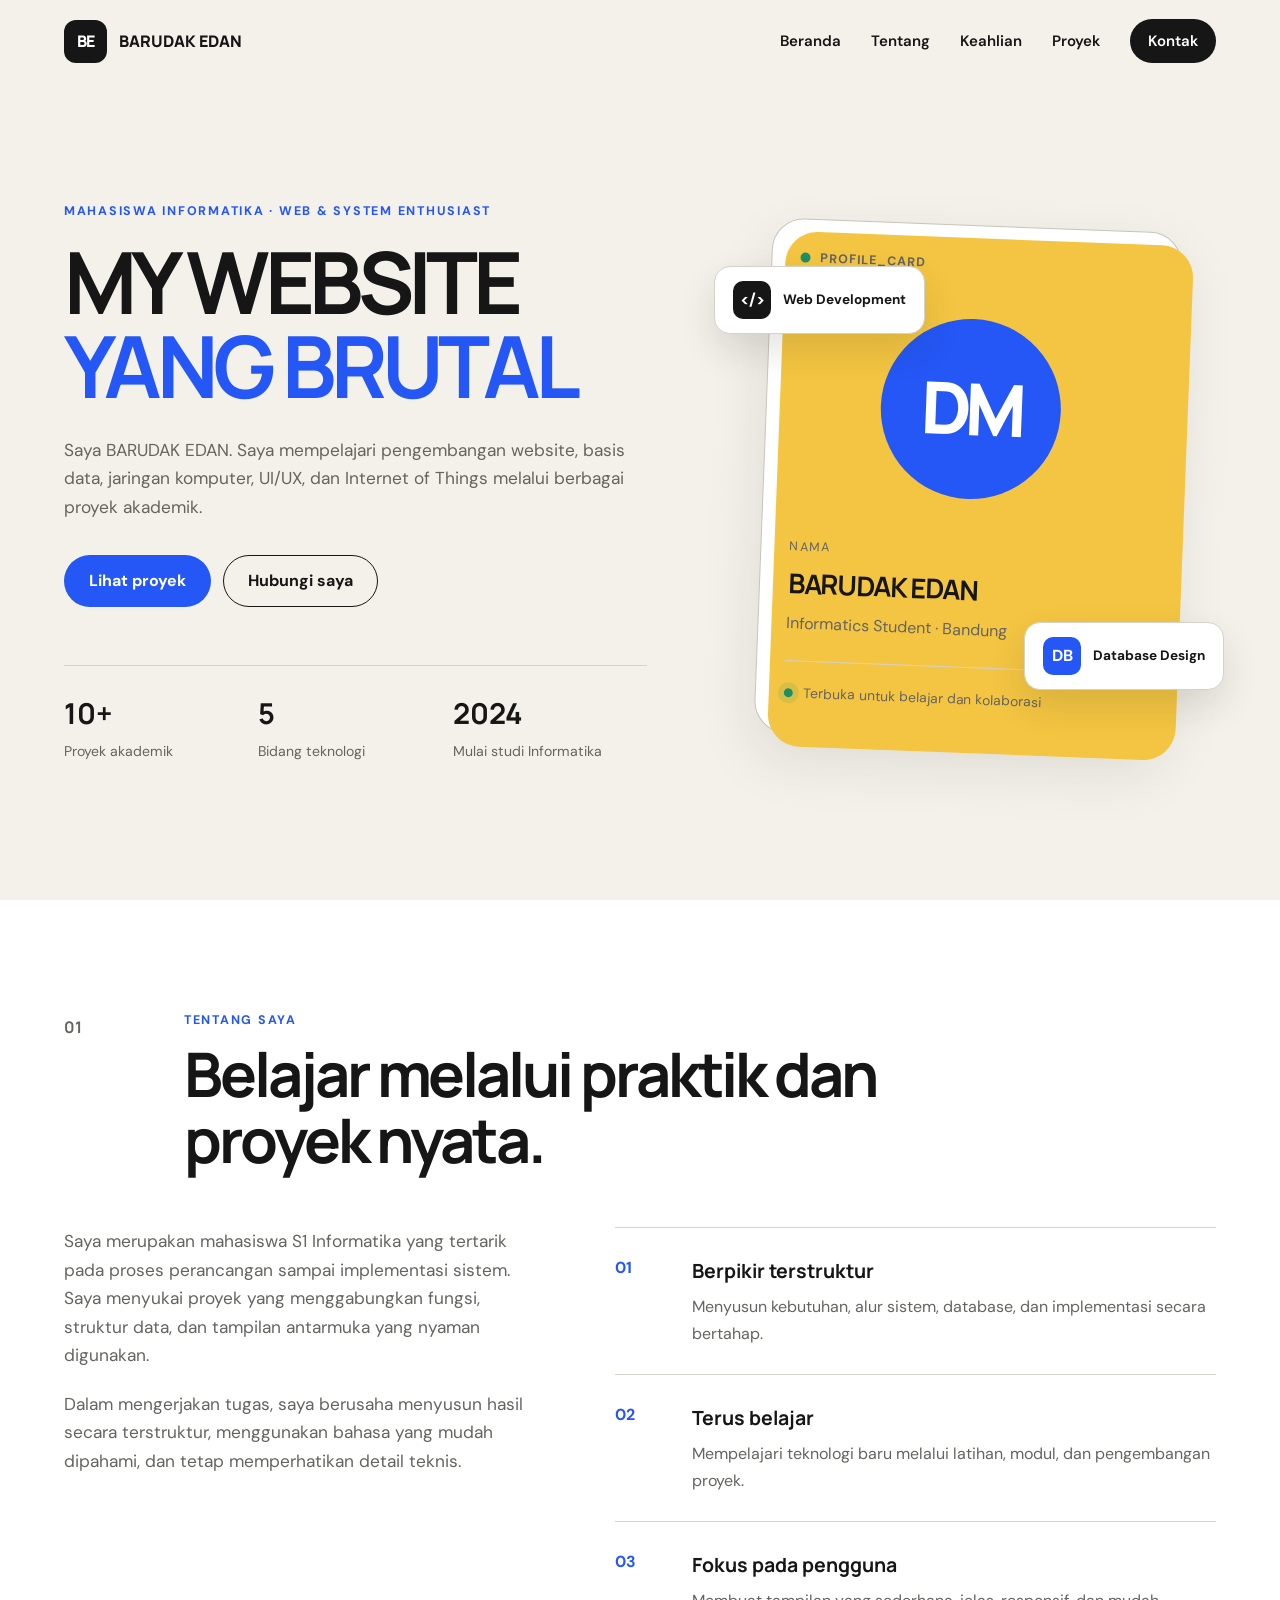
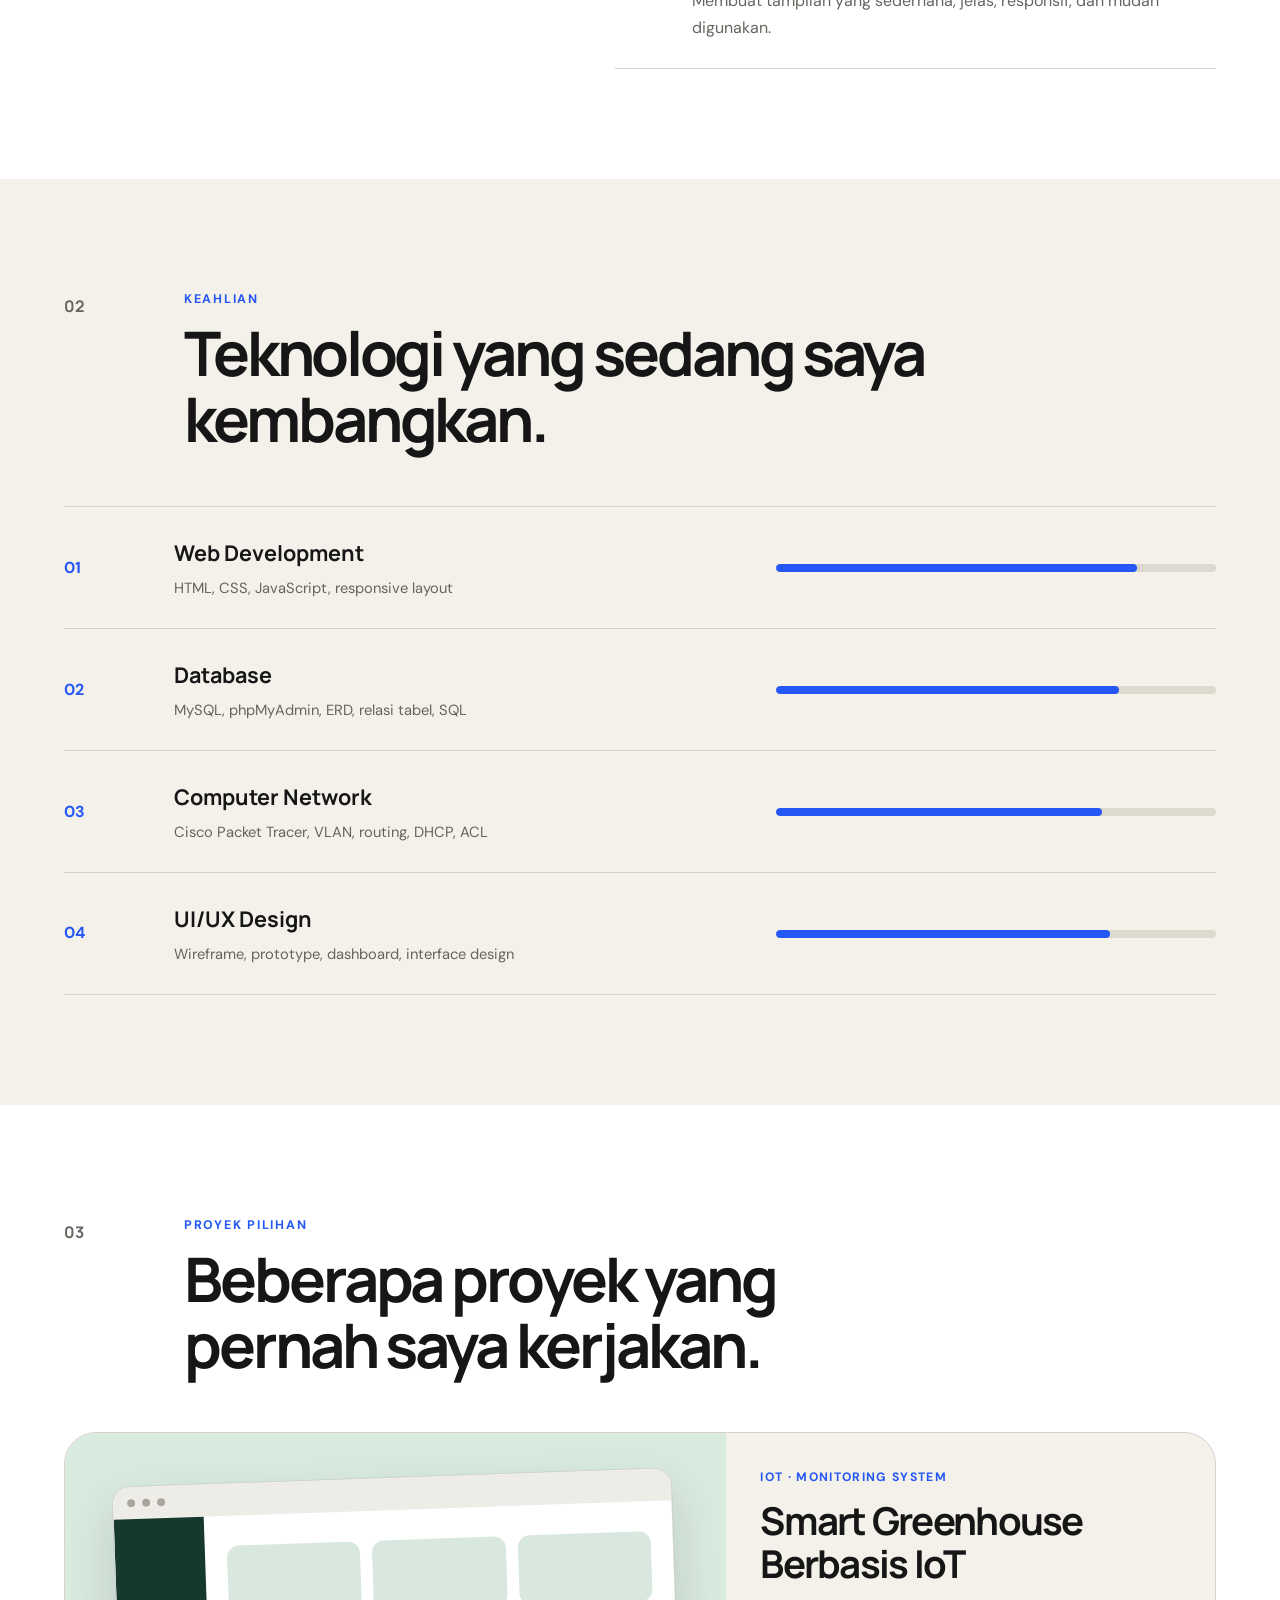
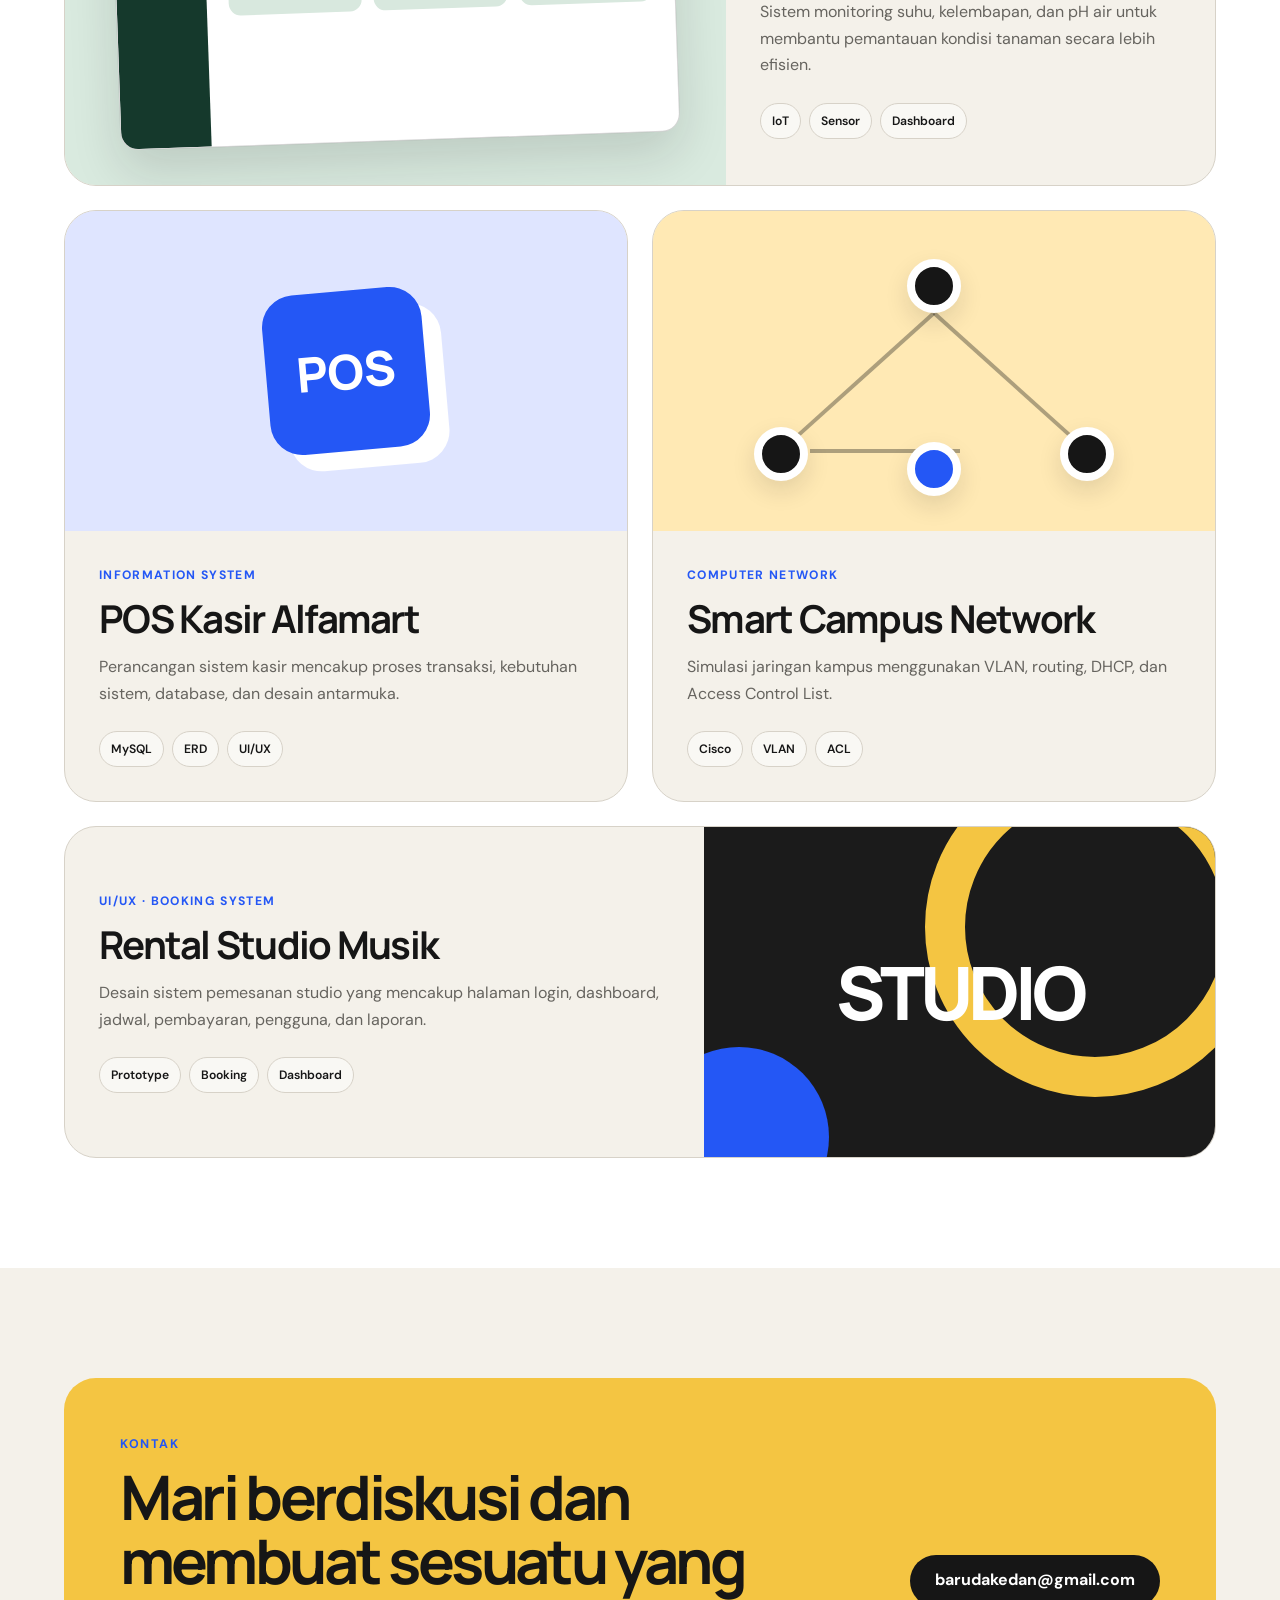
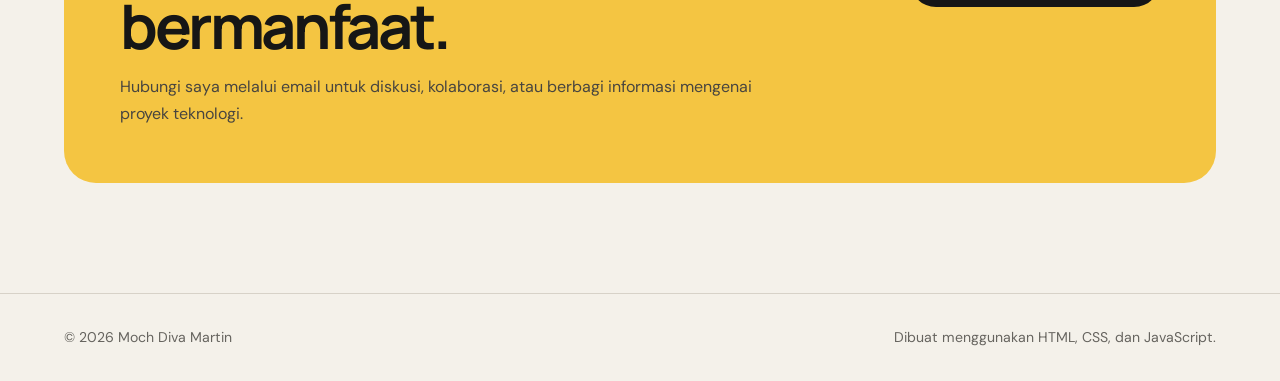
<file: index.html>
<!DOCTYPE html>
<html lang="id">
<head>
    <meta charset="UTF-8">
    <meta name="viewport" content="width=device-width, initial-scale=1.0">
    <meta name="description" content="Portofolio Moch Diva Martin, mahasiswa Informatika.">
    <title>Moch Diva Martin | Portofolio</title>

    <link rel="stylesheet" href="style.css">
</head>
<body>
    <header class="header" id="header">
        <div class="container nav-wrapper">
            <a class="brand" href="#beranda" aria-label="Kembali ke beranda">
                <span class="brand-box">BE</span>
                <span class="brand-text">BARUDAK EDAN</span>
            </a>

            <button class="menu-button" id="menuButton" aria-label="Buka menu navigasi" aria-expanded="false">
                <span></span>
                <span></span>
                <span></span>
            </button>

            <nav class="navigation" id="navigation">
                <a href="#beranda">Beranda</a>
                <a href="#tentang">Tentang</a>
                <a href="#keahlian">Keahlian</a>
                <a href="#proyek">Proyek</a>
                <a href="#kontak" class="nav-contact">Kontak</a>
            </nav>
        </div>
    </header>

    <main>
        <section class="hero" id="beranda">
            <div class="container hero-grid">
                <div class="hero-copy reveal">
                    <p class="eyebrow">Mahasiswa Informatika · Web & System Enthusiast</p>

                    <h1>
                        MY WEBSITE
                        <span>YANG BRUTAL</span>
                    </h1>

                    <p class="hero-description">
                        Saya BARUDAK EDAN. Saya mempelajari pengembangan website,
                        basis data, jaringan komputer, UI/UX, dan Internet of Things
                        melalui berbagai proyek akademik.
                    </p>

                    <div class="hero-buttons">
                        <a href="#proyek" class="button button-primary">Lihat proyek</a>
                        <a href="#kontak" class="button button-secondary">Hubungi saya</a>
                    </div>

                    <div class="hero-facts">
                        <div>
                            <strong>10+</strong>
                            <span>Proyek akademik</span>
                        </div>
                        <div>
                            <strong>5</strong>
                            <span>Bidang teknologi</span>
                        </div>
                        <div>
                            <strong>2024</strong>
                            <span>Mulai studi Informatika</span>
                        </div>
                    </div>
                </div>

                <div class="hero-visual reveal">
                    <div class="visual-card">
                        <div class="visual-top">
                            <span class="visual-dot"></span>
                            <span>PROFILE_CARD</span>
                        </div>

                        <div class="avatar">DM</div>

                        <div class="visual-info">
                            <p class="visual-label">Nama</p>
                            <h2>BARUDAK EDAN</h2>
                            <p>Informatics Student · Bandung</p>
                        </div>

                        <div class="visual-status">
                            <span></span>
                            Terbuka untuk belajar dan kolaborasi
                        </div>
                    </div>

                    <div class="floating-card floating-code">
                        <span>&lt;/&gt;</span>
                        <p>Web Development</p>
                    </div>

                    <div class="floating-card floating-data">
                        <span>DB</span>
                        <p>Database Design</p>
                    </div>
                </div>
            </div>
        </section>

        <section class="section about" id="tentang">
            <div class="container">
                <div class="section-heading reveal">
                    <p class="section-number">01</p>
                    <div>
                        <p class="eyebrow">Tentang saya</p>
                        <h2>Belajar melalui praktik dan proyek nyata.</h2>
                    </div>
                </div>

                <div class="about-grid">
                    <article class="about-description reveal">
                        <p>
                            Saya merupakan mahasiswa S1 Informatika yang tertarik pada
                            proses perancangan sampai implementasi sistem. Saya menyukai
                            proyek yang menggabungkan fungsi, struktur data, dan tampilan
                            antarmuka yang nyaman digunakan.
                        </p>

                        <p>
                            Dalam mengerjakan tugas, saya berusaha menyusun hasil secara
                            terstruktur, menggunakan bahasa yang mudah dipahami, dan tetap
                            memperhatikan detail teknis.
                        </p>
                    </article>

                    <div class="about-points">
                        <article class="point-card reveal">
                            <span>01</span>
                            <div>
                                <h3>Berpikir terstruktur</h3>
                                <p>Menyusun kebutuhan, alur sistem, database, dan implementasi secara bertahap.</p>
                            </div>
                        </article>

                        <article class="point-card reveal">
                            <span>02</span>
                            <div>
                                <h3>Terus belajar</h3>
                                <p>Mempelajari teknologi baru melalui latihan, modul, dan pengembangan proyek.</p>
                            </div>
                        </article>

                        <article class="point-card reveal">
                            <span>03</span>
                            <div>
                                <h3>Fokus pada pengguna</h3>
                                <p>Membuat tampilan yang sederhana, jelas, responsif, dan mudah digunakan.</p>
                            </div>
                        </article>
                    </div>
                </div>
            </div>
        </section>

        <section class="section skills" id="keahlian">
            <div class="container">
                <div class="section-heading reveal">
                    <p class="section-number">02</p>
                    <div>
                        <p class="eyebrow">Keahlian</p>
                        <h2>Teknologi yang sedang saya kembangkan.</h2>
                    </div>
                </div>

                <div class="skills-list">
                    <article class="skill-row reveal">
                        <div class="skill-index">01</div>
                        <div class="skill-name">
                            <h3>Web Development</h3>
                            <p>HTML, CSS, JavaScript, responsive layout</p>
                        </div>
                        <div class="skill-level">
                            <span style="--progress: 82%"></span>
                        </div>
                    </article>

                    <article class="skill-row reveal">
                        <div class="skill-index">02</div>
                        <div class="skill-name">
                            <h3>Database</h3>
                            <p>MySQL, phpMyAdmin, ERD, relasi tabel, SQL</p>
                        </div>
                        <div class="skill-level">
                            <span style="--progress: 78%"></span>
                        </div>
                    </article>

                    <article class="skill-row reveal">
                        <div class="skill-index">03</div>
                        <div class="skill-name">
                            <h3>Computer Network</h3>
                            <p>Cisco Packet Tracer, VLAN, routing, DHCP, ACL</p>
                        </div>
                        <div class="skill-level">
                            <span style="--progress: 74%"></span>
                        </div>
                    </article>

                    <article class="skill-row reveal">
                        <div class="skill-index">04</div>
                        <div class="skill-name">
                            <h3>UI/UX Design</h3>
                            <p>Wireframe, prototype, dashboard, interface design</p>
                        </div>
                        <div class="skill-level">
                            <span style="--progress: 76%"></span>
                        </div>
                    </article>
                </div>
            </div>
        </section>

        <section class="section projects" id="proyek">
            <div class="container">
                <div class="section-heading reveal">
                    <p class="section-number">03</p>
                    <div>
                        <p class="eyebrow">Proyek pilihan</p>
                        <h2>Beberapa proyek yang pernah saya kerjakan.</h2>
                    </div>
                </div>

                <div class="projects-grid">
                    <article class="project-card project-large reveal">
                        <div class="project-preview greenhouse-preview">
                            <div class="preview-window">
                                <div class="preview-bar">
                                    <i></i><i></i><i></i>
                                </div>
                                <div class="preview-dashboard">
                                    <div class="preview-sidebar"></div>
                                    <div class="preview-content">
                                        <span></span>
                                        <span></span>
                                        <span></span>
                                    </div>
                                </div>
                            </div>
                        </div>

                        <div class="project-content">
                            <p class="project-category">IoT · Monitoring System</p>
                            <h3>Smart Greenhouse Berbasis IoT</h3>
                            <p>
                                Sistem monitoring suhu, kelembapan, dan pH air untuk
                                membantu pemantauan kondisi tanaman secara lebih efisien.
                            </p>
                            <div class="project-tags">
                                <span>IoT</span>
                                <span>Sensor</span>
                                <span>Dashboard</span>
                            </div>
                        </div>
                    </article>

                    <article class="project-card reveal">
                        <div class="project-preview pos-preview">
                            <span class="project-symbol">POS</span>
                        </div>

                        <div class="project-content">
                            <p class="project-category">Information System</p>
                            <h3>POS Kasir Alfamart</h3>
                            <p>
                                Perancangan sistem kasir mencakup proses transaksi,
                                kebutuhan sistem, database, dan desain antarmuka.
                            </p>
                            <div class="project-tags">
                                <span>MySQL</span>
                                <span>ERD</span>
                                <span>UI/UX</span>
                            </div>
                        </div>
                    </article>

                    <article class="project-card reveal">
                        <div class="project-preview network-preview">
                            <div class="network-node node-one"></div>
                            <div class="network-node node-two"></div>
                            <div class="network-node node-three"></div>
                            <div class="network-node node-four"></div>
                            <div class="network-line line-one"></div>
                            <div class="network-line line-two"></div>
                            <div class="network-line line-three"></div>
                        </div>

                        <div class="project-content">
                            <p class="project-category">Computer Network</p>
                            <h3>Smart Campus Network</h3>
                            <p>
                                Simulasi jaringan kampus menggunakan VLAN, routing,
                                DHCP, dan Access Control List.
                            </p>
                            <div class="project-tags">
                                <span>Cisco</span>
                                <span>VLAN</span>
                                <span>ACL</span>
                            </div>
                        </div>
                    </article>

                    <article class="project-card project-wide reveal">
                        <div class="project-content">
                            <p class="project-category">UI/UX · Booking System</p>
                            <h3>Rental Studio Musik</h3>
                            <p>
                                Desain sistem pemesanan studio yang mencakup halaman
                                login, dashboard, jadwal, pembayaran, pengguna, dan laporan.
                            </p>
                            <div class="project-tags">
                                <span>Prototype</span>
                                <span>Booking</span>
                                <span>Dashboard</span>
                            </div>
                        </div>

                        <div class="studio-shape">
                            <span>STUDIO</span>
                        </div>
                    </article>
                </div>
            </div>
        </section>

        <section class="section contact" id="kontak">
            <div class="container">
                <div class="contact-box reveal">
                    <div>
                        <p class="eyebrow">Kontak</p>
                        <h2>Mari berdiskusi dan membuat sesuatu yang bermanfaat.</h2>
                        <p>
                            Hubungi saya melalui email untuk diskusi, kolaborasi,
                            atau berbagi informasi mengenai proyek teknologi.
                        </p>
                    </div>

                    <a class="button button-dark" href="mailto:Bbarudakedan@gmail.com">
                        barudakedan@gmail.com
                    </a>
                </div>
            </div>
        </section>
    </main>

    <footer class="footer">
        <div class="container footer-wrapper">
            <p>© <span id="currentYear"></span> Moch Diva Martin</p>
            <p>Dibuat menggunakan HTML, CSS, dan JavaScript.</p>
        </div>
    </footer>

    <script src="script.js"></script>
</body>
</html>
</file>
<file: style.css>
@import url('https://fonts.googleapis.com/css2?family=DM+Sans:wght@400;500;600;700&family=Manrope:wght@500;600;700;800&display=swap');

:root {
    --background: #f4f1ea;
    --surface: #ffffff;
    --surface-soft: #ebe7de;
    --text: #161616;
    --muted: #66645f;
    --line: #d7d2c8;
    --primary: #2457f5;
    --primary-dark: #163bb3;
    --accent: #f4c542;
    --green: #1d8f65;
    --radius-large: 32px;
    --radius-medium: 22px;
    --radius-small: 14px;
    --shadow: 0 24px 60px rgba(34, 31, 26, 0.10);
}

* {
    box-sizing: border-box;
    margin: 0;
    padding: 0;
}

html {
    scroll-behavior: smooth;
}

body {
    color: var(--text);
    background: var(--background);
    font-family: "DM Sans", sans-serif;
    line-height: 1.65;
}

body.menu-open {
    overflow: hidden;
}

a {
    color: inherit;
    text-decoration: none;
}

button {
    font: inherit;
}

.container {
    width: min(1180px, 90%);
    margin: 0 auto;
}

.section {
    padding: 110px 0;
}

.eyebrow {
    color: var(--primary);
    font-size: 0.78rem;
    font-weight: 700;
    letter-spacing: 0.14em;
    text-transform: uppercase;
}

.button {
    min-height: 52px;
    display: inline-flex;
    align-items: center;
    justify-content: center;
    padding: 0 24px;
    border: 1px solid transparent;
    border-radius: 999px;
    font-weight: 700;
    transition: 0.25s ease;
}

.button-primary {
    color: #ffffff;
    background: var(--primary);
}

.button-primary:hover {
    background: var(--primary-dark);
    transform: translateY(-3px);
}

.button-secondary {
    border-color: var(--text);
    background: transparent;
}

.button-secondary:hover {
    color: #ffffff;
    background: var(--text);
    transform: translateY(-3px);
}

.button-dark {
    color: #ffffff;
    background: var(--text);
    white-space: nowrap;
}

.button-dark:hover {
    background: var(--primary);
    transform: translateY(-3px);
}

/* Header */
.header {
    position: fixed;
    inset: 0 0 auto 0;
    z-index: 1000;
    border-bottom: 1px solid transparent;
    transition: 0.3s ease;
}

.header.scrolled {
    background: rgba(244, 241, 234, 0.9);
    border-color: var(--line);
    backdrop-filter: blur(18px);
}

.nav-wrapper {
    min-height: 82px;
    display: flex;
    align-items: center;
    justify-content: space-between;
    gap: 24px;
}

.brand {
    display: inline-flex;
    align-items: center;
    gap: 12px;
    font-family: "Manrope", sans-serif;
    font-weight: 800;
}

.brand-box {
    width: 43px;
    height: 43px;
    display: grid;
    place-items: center;
    color: #ffffff;
    background: var(--text);
    border-radius: 12px;
    letter-spacing: -0.04em;
}

.brand-text {
    font-size: 1rem;
}

.navigation {
    display: flex;
    align-items: center;
    gap: 30px;
    font-size: 0.94rem;
    font-weight: 600;
}

.navigation a {
    transition: 0.2s ease;
}

.navigation a:hover {
    color: var(--primary);
}

.navigation .nav-contact {
    padding: 10px 18px;
    color: #ffffff;
    background: var(--text);
    border-radius: 999px;
}

.navigation .nav-contact:hover {
    color: #ffffff;
    background: var(--primary);
}

.menu-button {
    width: 45px;
    height: 45px;
    display: none;
    place-content: center;
    gap: 5px;
    border: 1px solid var(--line);
    border-radius: 12px;
    background: var(--surface);
    cursor: pointer;
}

.menu-button span {
    width: 20px;
    height: 2px;
    display: block;
    background: var(--text);
    transition: 0.25s ease;
}

/* Hero */
.hero {
    min-height: 100vh;
    display: grid;
    align-items: center;
    padding: 135px 0 70px;
}

.hero-grid {
    display: grid;
    grid-template-columns: 1.08fr 0.92fr;
    align-items: center;
    gap: 72px;
}

.hero h1 {
    max-width: 780px;
    margin-top: 18px;
    font-family: "Manrope", sans-serif;
    font-size: clamp(3.1rem, 6.7vw, 6.25rem);
    line-height: 0.98;
    letter-spacing: -0.065em;
}

.hero h1 span {
    color: var(--primary);
}

.hero-description {
    max-width: 670px;
    margin: 28px 0 34px;
    color: var(--muted);
    font-size: 1.08rem;
}

.hero-buttons {
    display: flex;
    flex-wrap: wrap;
    gap: 12px;
}

.hero-facts {
    margin-top: 58px;
    display: grid;
    grid-template-columns: repeat(3, 1fr);
    border-top: 1px solid var(--line);
}

.hero-facts div {
    padding: 24px 20px 0 0;
}

.hero-facts strong {
    display: block;
    font-family: "Manrope", sans-serif;
    font-size: 1.8rem;
}

.hero-facts span {
    color: var(--muted);
    font-size: 0.88rem;
}

.hero-visual {
    position: relative;
    min-height: 540px;
    display: grid;
    place-items: center;
}

.visual-card {
    position: relative;
    z-index: 2;
    width: min(100%, 410px);
    padding: 28px;
    border: 1px solid #c9c4ba;
    border-radius: var(--radius-large);
    background: var(--surface);
    box-shadow: var(--shadow);
    transform: rotate(2.2deg);
}

.visual-card::before {
    content: "";
    position: absolute;
    inset: 12px -13px -14px 13px;
    z-index: -1;
    border-radius: var(--radius-large);
    background: var(--accent);
}

.visual-top {
    display: flex;
    align-items: center;
    gap: 10px;
    color: var(--muted);
    font-size: 0.78rem;
    font-weight: 700;
    letter-spacing: 0.08em;
}

.visual-dot {
    width: 10px;
    height: 10px;
    border-radius: 50%;
    background: var(--green);
}

.avatar {
    width: 180px;
    height: 180px;
    display: grid;
    place-items: center;
    margin: 44px auto;
    color: #ffffff;
    background: var(--primary);
    border-radius: 50%;
    font-family: "Manrope", sans-serif;
    font-size: 4.5rem;
    font-weight: 800;
    letter-spacing: -0.09em;
}

.visual-label {
    color: var(--muted);
    font-size: 0.78rem;
    text-transform: uppercase;
    letter-spacing: 0.12em;
}

.visual-info h2 {
    margin: 5px 0 4px;
    font-family: "Manrope", sans-serif;
    font-size: 1.7rem;
    letter-spacing: -0.04em;
}

.visual-info > p:last-child {
    color: var(--muted);
}

.visual-status {
    margin-top: 24px;
    display: flex;
    align-items: center;
    gap: 10px;
    padding-top: 20px;
    border-top: 1px solid var(--line);
    color: var(--muted);
    font-size: 0.86rem;
}

.visual-status span {
    width: 9px;
    height: 9px;
    flex: 0 0 auto;
    border-radius: 50%;
    background: var(--green);
    box-shadow: 0 0 0 6px rgba(29, 143, 101, 0.12);
}

.floating-card {
    position: absolute;
    z-index: 3;
    display: flex;
    align-items: center;
    gap: 12px;
    padding: 14px 18px;
    border: 1px solid var(--line);
    border-radius: 16px;
    background: var(--surface);
    box-shadow: 0 16px 36px rgba(34, 31, 26, 0.12);
    animation: floating 4.8s ease-in-out infinite;
}

.floating-card span {
    width: 38px;
    height: 38px;
    display: grid;
    place-items: center;
    color: #ffffff;
    background: var(--text);
    border-radius: 10px;
    font-weight: 700;
}

.floating-card p {
    font-size: 0.85rem;
    font-weight: 700;
}

.floating-code {
    top: 54px;
    left: -5px;
}

.floating-data {
    right: -8px;
    bottom: 62px;
    animation-delay: -2s;
}

.floating-data span {
    background: var(--primary);
}

@keyframes floating {
    0%, 100% { transform: translateY(0); }
    50% { transform: translateY(-12px); }
}

/* Section heading */
.section-heading {
    display: grid;
    grid-template-columns: 90px 1fr;
    gap: 30px;
    align-items: start;
    margin-bottom: 54px;
}

.section-number {
    padding-top: 4px;
    color: var(--muted);
    font-family: "Manrope", sans-serif;
    font-weight: 700;
}

.section-heading h2 {
    max-width: 760px;
    margin-top: 10px;
    font-family: "Manrope", sans-serif;
    font-size: clamp(2.2rem, 4.8vw, 4rem);
    line-height: 1.08;
    letter-spacing: -0.05em;
}

/* About */
.about {
    background: var(--surface);
}

.about-grid {
    display: grid;
    grid-template-columns: 0.88fr 1.12fr;
    gap: 78px;
    align-items: start;
}

.about-description {
    color: var(--muted);
    font-size: 1.08rem;
}

.about-description p + p {
    margin-top: 20px;
}

.about-points {
    display: grid;
}

.point-card {
    display: grid;
    grid-template-columns: 55px 1fr;
    gap: 22px;
    padding: 27px 0;
    border-top: 1px solid var(--line);
}

.point-card:last-child {
    border-bottom: 1px solid var(--line);
}

.point-card > span {
    color: var(--primary);
    font-weight: 700;
}

.point-card h3 {
    margin-bottom: 7px;
    font-family: "Manrope", sans-serif;
    font-size: 1.22rem;
}

.point-card p {
    color: var(--muted);
}

/* Skills */
.skills-list {
    border-top: 1px solid var(--line);
}

.skill-row {
    display: grid;
    grid-template-columns: 80px 1.3fr 1fr;
    align-items: center;
    gap: 30px;
    padding: 28px 0;
    border-bottom: 1px solid var(--line);
}

.skill-index {
    color: var(--primary);
    font-weight: 700;
}

.skill-name h3 {
    font-family: "Manrope", sans-serif;
    font-size: 1.35rem;
}

.skill-name p {
    margin-top: 5px;
    color: var(--muted);
    font-size: 0.92rem;
}

.skill-level {
    height: 8px;
    overflow: hidden;
    border-radius: 999px;
    background: #ded9cf;
}

.skill-level span {
    width: var(--progress);
    height: 100%;
    display: block;
    border-radius: inherit;
    background: var(--primary);
    transform: scaleX(0);
    transform-origin: left;
    transition: transform 1s ease 0.2s;
}

.skill-row.show .skill-level span {
    transform: scaleX(1);
}

/* Projects */
.projects {
    background: var(--surface);
}

.projects-grid {
    display: grid;
    grid-template-columns: repeat(2, minmax(0, 1fr));
    gap: 24px;
}

.project-card {
    overflow: hidden;
    border: 1px solid var(--line);
    border-radius: var(--radius-large);
    background: var(--background);
    transition: 0.28s ease;
}

.project-card:hover {
    transform: translateY(-8px);
    box-shadow: var(--shadow);
}

.project-large {
    grid-column: span 2;
    display: grid;
    grid-template-columns: 1.15fr 0.85fr;
}

.project-wide {
    grid-column: span 2;
    display: grid;
    grid-template-columns: 1fr 0.8fr;
    align-items: center;
    min-height: 330px;
}

.project-preview {
    position: relative;
    min-height: 320px;
    overflow: hidden;
}

.greenhouse-preview {
    display: grid;
    place-items: center;
    padding: 44px;
    background: #d9eadf;
}

.preview-window {
    width: min(100%, 560px);
    overflow: hidden;
    border: 1px solid rgba(22, 22, 22, 0.18);
    border-radius: 18px;
    background: #ffffff;
    box-shadow: 0 22px 50px rgba(22, 22, 22, 0.14);
    transform: rotate(-2deg);
}

.preview-bar {
    display: flex;
    gap: 7px;
    padding: 12px 14px;
    background: #eeece7;
}

.preview-bar i {
    width: 8px;
    height: 8px;
    border-radius: 50%;
    background: #aaa69f;
}

.preview-dashboard {
    min-height: 230px;
    display: grid;
    grid-template-columns: 90px 1fr;
}

.preview-sidebar {
    background: #15392c;
}

.preview-content {
    display: grid;
    grid-template-columns: repeat(3, 1fr);
    gap: 12px;
    align-content: start;
    padding: 30px 22px;
}

.preview-content span {
    height: 70px;
    border-radius: 12px;
    background: #d8e8de;
}

.project-content {
    padding: 34px;
}

.project-category {
    margin-bottom: 12px;
    color: var(--primary);
    font-size: 0.76rem;
    font-weight: 700;
    letter-spacing: 0.11em;
    text-transform: uppercase;
}

.project-content h3 {
    margin-bottom: 14px;
    font-family: "Manrope", sans-serif;
    font-size: clamp(1.6rem, 3vw, 2.4rem);
    line-height: 1.12;
    letter-spacing: -0.045em;
}

.project-content > p:not(.project-category) {
    color: var(--muted);
}

.project-tags {
    display: flex;
    flex-wrap: wrap;
    gap: 8px;
    margin-top: 24px;
}

.project-tags span {
    padding: 7px 11px;
    border: 1px solid var(--line);
    border-radius: 999px;
    background: rgba(255, 255, 255, 0.5);
    font-size: 0.76rem;
    font-weight: 600;
}

.pos-preview {
    display: grid;
    place-items: center;
    background: #dfe5ff;
}

.project-symbol {
    width: 160px;
    height: 160px;
    display: grid;
    place-items: center;
    border-radius: 32px;
    color: #ffffff;
    background: var(--primary);
    font-family: "Manrope", sans-serif;
    font-size: 3rem;
    font-weight: 800;
    box-shadow: 18px 18px 0 #ffffff;
    transform: rotate(-5deg);
}

.network-preview {
    background: #ffe9b4;
}

.network-node {
    position: absolute;
    z-index: 2;
    width: 54px;
    height: 54px;
    border: 8px solid #ffffff;
    border-radius: 50%;
    background: var(--text);
    box-shadow: 0 10px 24px rgba(22, 22, 22, 0.12);
}

.node-one { top: 48px; left: 50%; transform: translateX(-50%); }
.node-two { left: 18%; bottom: 50px; }
.node-three { right: 18%; bottom: 50px; }
.node-four { left: 50%; bottom: 35px; transform: translateX(-50%); background: var(--primary); }

.network-line {
    position: absolute;
    z-index: 1;
    height: 4px;
    background: rgba(22, 22, 22, 0.35);
    transform-origin: left center;
}

.line-one {
    width: 190px;
    top: 100px;
    left: 50%;
    transform: rotate(138deg);
}

.line-two {
    width: 190px;
    top: 100px;
    left: 50%;
    transform: rotate(42deg);
}

.line-three {
    width: 150px;
    bottom: 78px;
    left: 28%;
}

.studio-shape {
    position: relative;
    min-height: 330px;
    display: grid;
    place-items: center;
    overflow: hidden;
    background: #1b1b1b;
}

.studio-shape::before,
.studio-shape::after {
    content: "";
    position: absolute;
    border-radius: 50%;
}

.studio-shape::before {
    width: 260px;
    height: 260px;
    top: -70px;
    right: -50px;
    border: 40px solid var(--accent);
}

.studio-shape::after {
    width: 180px;
    height: 180px;
    left: -55px;
    bottom: -70px;
    background: var(--primary);
}

.studio-shape span {
    position: relative;
    z-index: 2;
    color: #ffffff;
    font-family: "Manrope", sans-serif;
    font-size: clamp(2.4rem, 6vw, 4.6rem);
    font-weight: 800;
    letter-spacing: -0.07em;
}

/* Contact */
.contact-box {
    display: grid;
    grid-template-columns: 1fr auto;
    align-items: center;
    gap: 46px;
    padding: 56px;
    border-radius: var(--radius-large);
    background: var(--accent);
}

.contact-box h2 {
    max-width: 760px;
    margin: 10px 0 16px;
    font-family: "Manrope", sans-serif;
    font-size: clamp(2.2rem, 4.8vw, 4rem);
    line-height: 1.05;
    letter-spacing: -0.055em;
}

.contact-box > div > p:last-child {
    max-width: 680px;
    color: #48453f;
}

/* Footer */
.footer {
    padding: 32px 0;
    border-top: 1px solid var(--line);
}

.footer-wrapper {
    display: flex;
    align-items: center;
    justify-content: space-between;
    gap: 20px;
    color: var(--muted);
    font-size: 0.88rem;
}

/* Reveal animation */
.reveal {
    opacity: 0;
    transform: translateY(28px);
    transition: opacity 0.75s ease, transform 0.75s ease;
}

.reveal.show {
    opacity: 1;
    transform: translateY(0);
}

/* Responsive */
@media (max-width: 980px) {
    .hero-grid,
    .about-grid {
        grid-template-columns: 1fr;
    }

    .hero-visual {
        min-height: 500px;
    }

    .about-grid {
        gap: 42px;
    }

    .project-large,
    .project-wide {
        grid-template-columns: 1fr;
    }

    .project-large {
        grid-column: span 2;
    }

    .contact-box {
        grid-template-columns: 1fr;
        align-items: start;
    }

    .contact-box .button {
        justify-self: start;
    }
}

@media (max-width: 760px) {
    .section {
        padding: 82px 0;
    }

    .menu-button {
        display: grid;
    }

    .navigation {
        position: fixed;
        top: 82px;
        left: 5%;
        right: 5%;
        display: grid;
        gap: 4px;
        padding: 18px;
        border: 1px solid var(--line);
        border-radius: 20px;
        background: var(--surface);
        box-shadow: var(--shadow);
        opacity: 0;
        pointer-events: none;
        transform: translateY(-14px);
        transition: 0.25s ease;
    }

    .navigation.open {
        opacity: 1;
        pointer-events: auto;
        transform: translateY(0);
    }

    .navigation a {
        padding: 12px 14px;
        border-radius: 12px;
    }

    .navigation .nav-contact {
        margin-top: 6px;
        text-align: center;
    }

    .menu-button.active span:nth-child(1) {
        transform: translateY(7px) rotate(45deg);
    }

    .menu-button.active span:nth-child(2) {
        opacity: 0;
    }

    .menu-button.active span:nth-child(3) {
        transform: translateY(-7px) rotate(-45deg);
    }

    .hero {
        padding-top: 120px;
    }

    .hero h1 {
        font-size: clamp(3rem, 14vw, 4.5rem);
    }

    .hero-facts {
        grid-template-columns: 1fr;
        gap: 0;
    }

    .hero-facts div {
        padding: 18px 0;
        border-bottom: 1px solid var(--line);
    }

    .hero-visual {
        min-height: 440px;
    }

    .visual-card {
        transform: none;
    }

    .floating-card {
        display: none;
    }

    .section-heading {
        grid-template-columns: 1fr;
        gap: 8px;
    }

    .section-number {
        display: none;
    }

    .skill-row {
        grid-template-columns: 46px 1fr;
        gap: 16px;
    }

    .skill-level {
        grid-column: 2;
    }

    .projects-grid {
        grid-template-columns: 1fr;
    }

    .project-card,
    .project-large,
    .project-wide {
        grid-column: auto;
    }

    .project-preview {
        min-height: 260px;
    }

    .greenhouse-preview {
        padding: 28px;
    }

    .contact-box {
        padding: 34px 26px;
    }

    .button-dark {
        white-space: normal;
        text-align: center;
    }

    .footer-wrapper {
        flex-direction: column;
        align-items: flex-start;
    }
}

@media (max-width: 480px) {
    .container {
        width: min(92%, 1180px);
    }

    .brand-text {
        display: none;
    }

    .hero-buttons {
        display: grid;
    }

    .button {
        width: 100%;
    }

    .avatar {
        width: 145px;
        height: 145px;
        font-size: 3.5rem;
    }

    .visual-card {
        padding: 22px;
    }

    .point-card {
        grid-template-columns: 42px 1fr;
    }

    .project-content {
        padding: 26px;
    }
}
</file>
